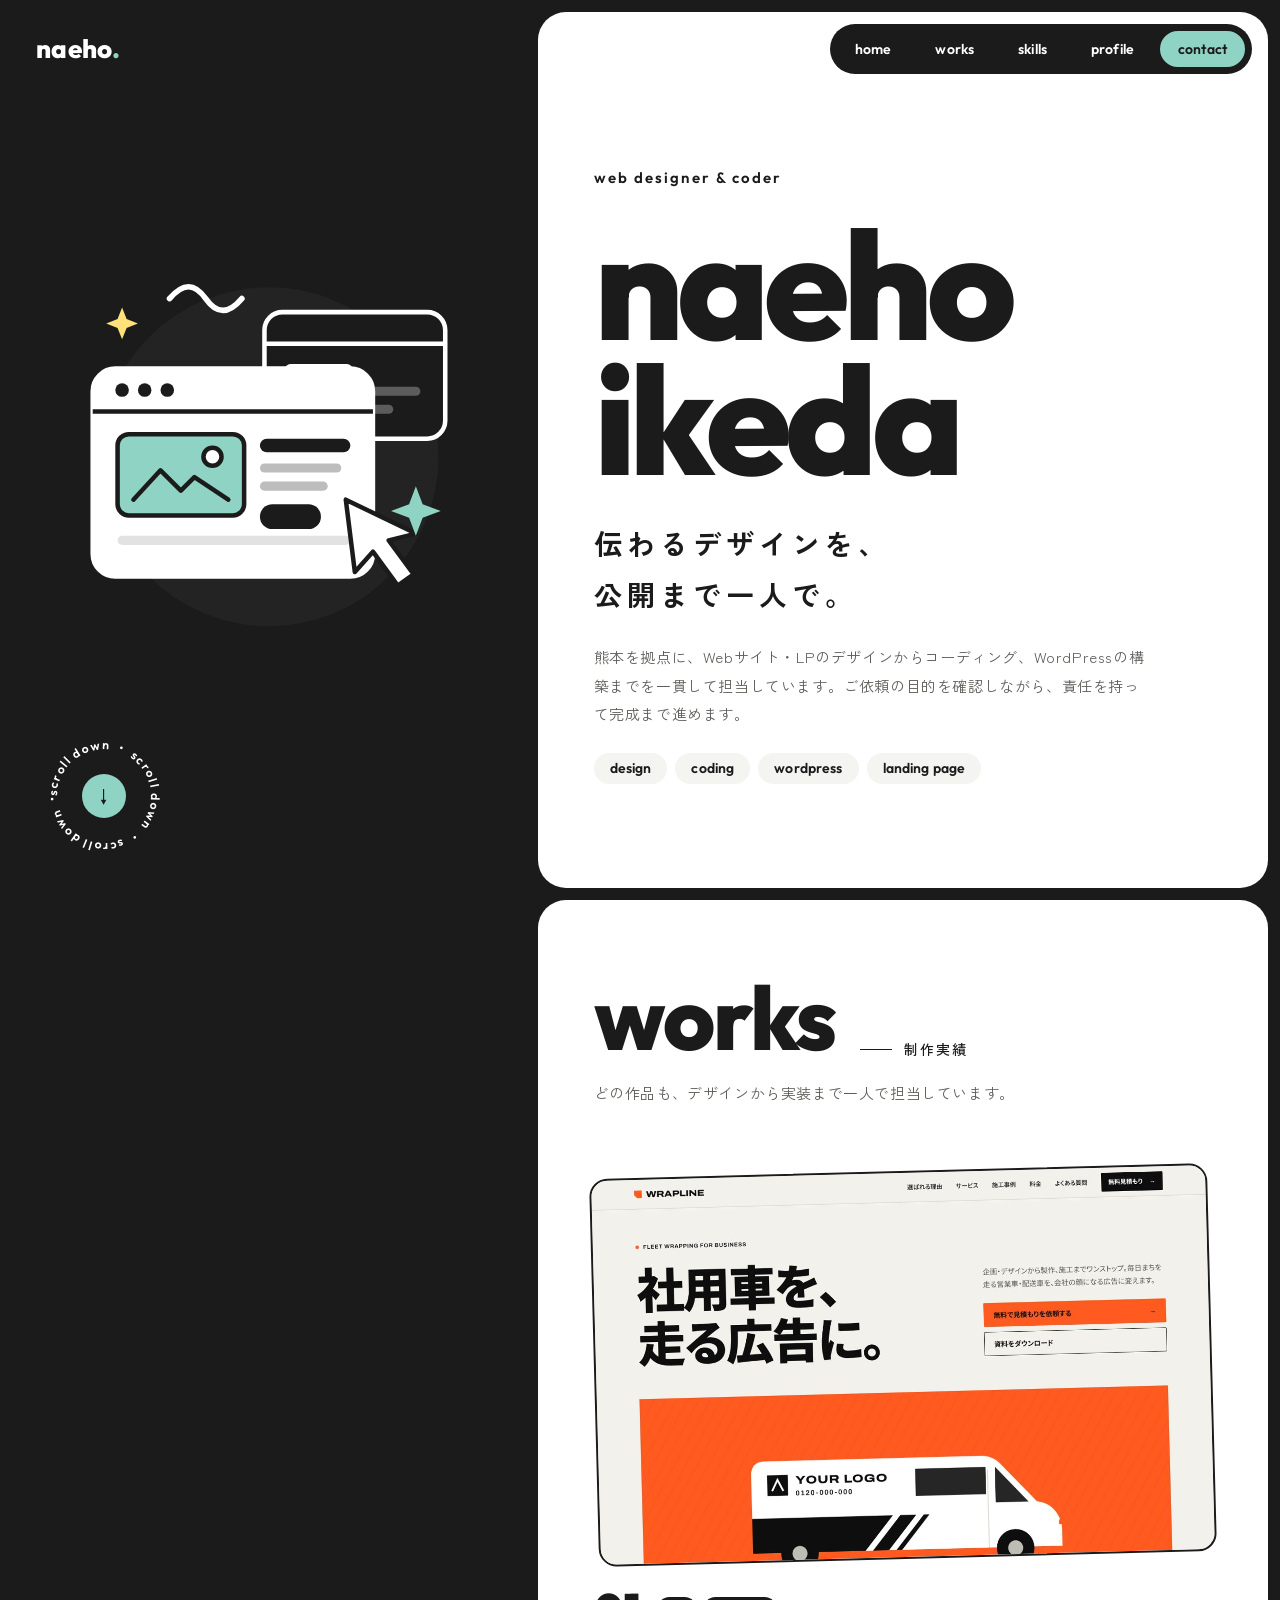
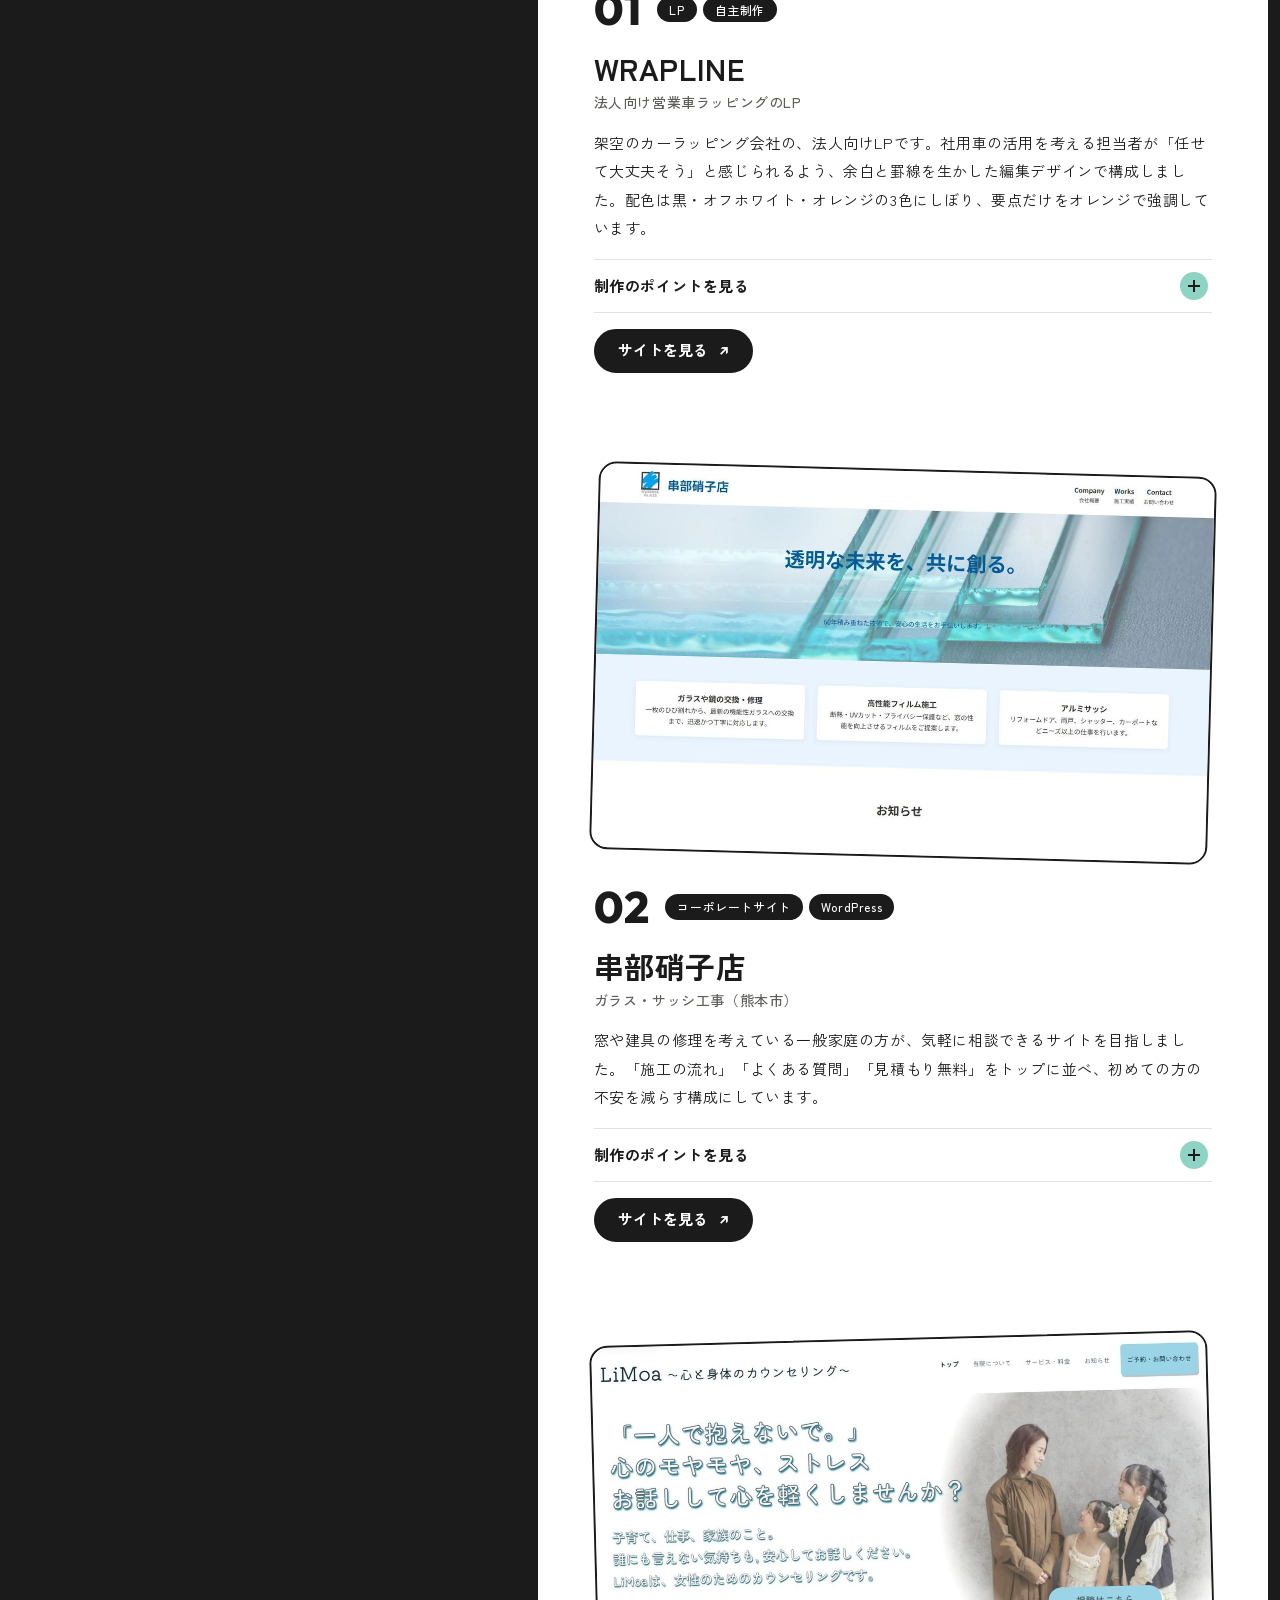
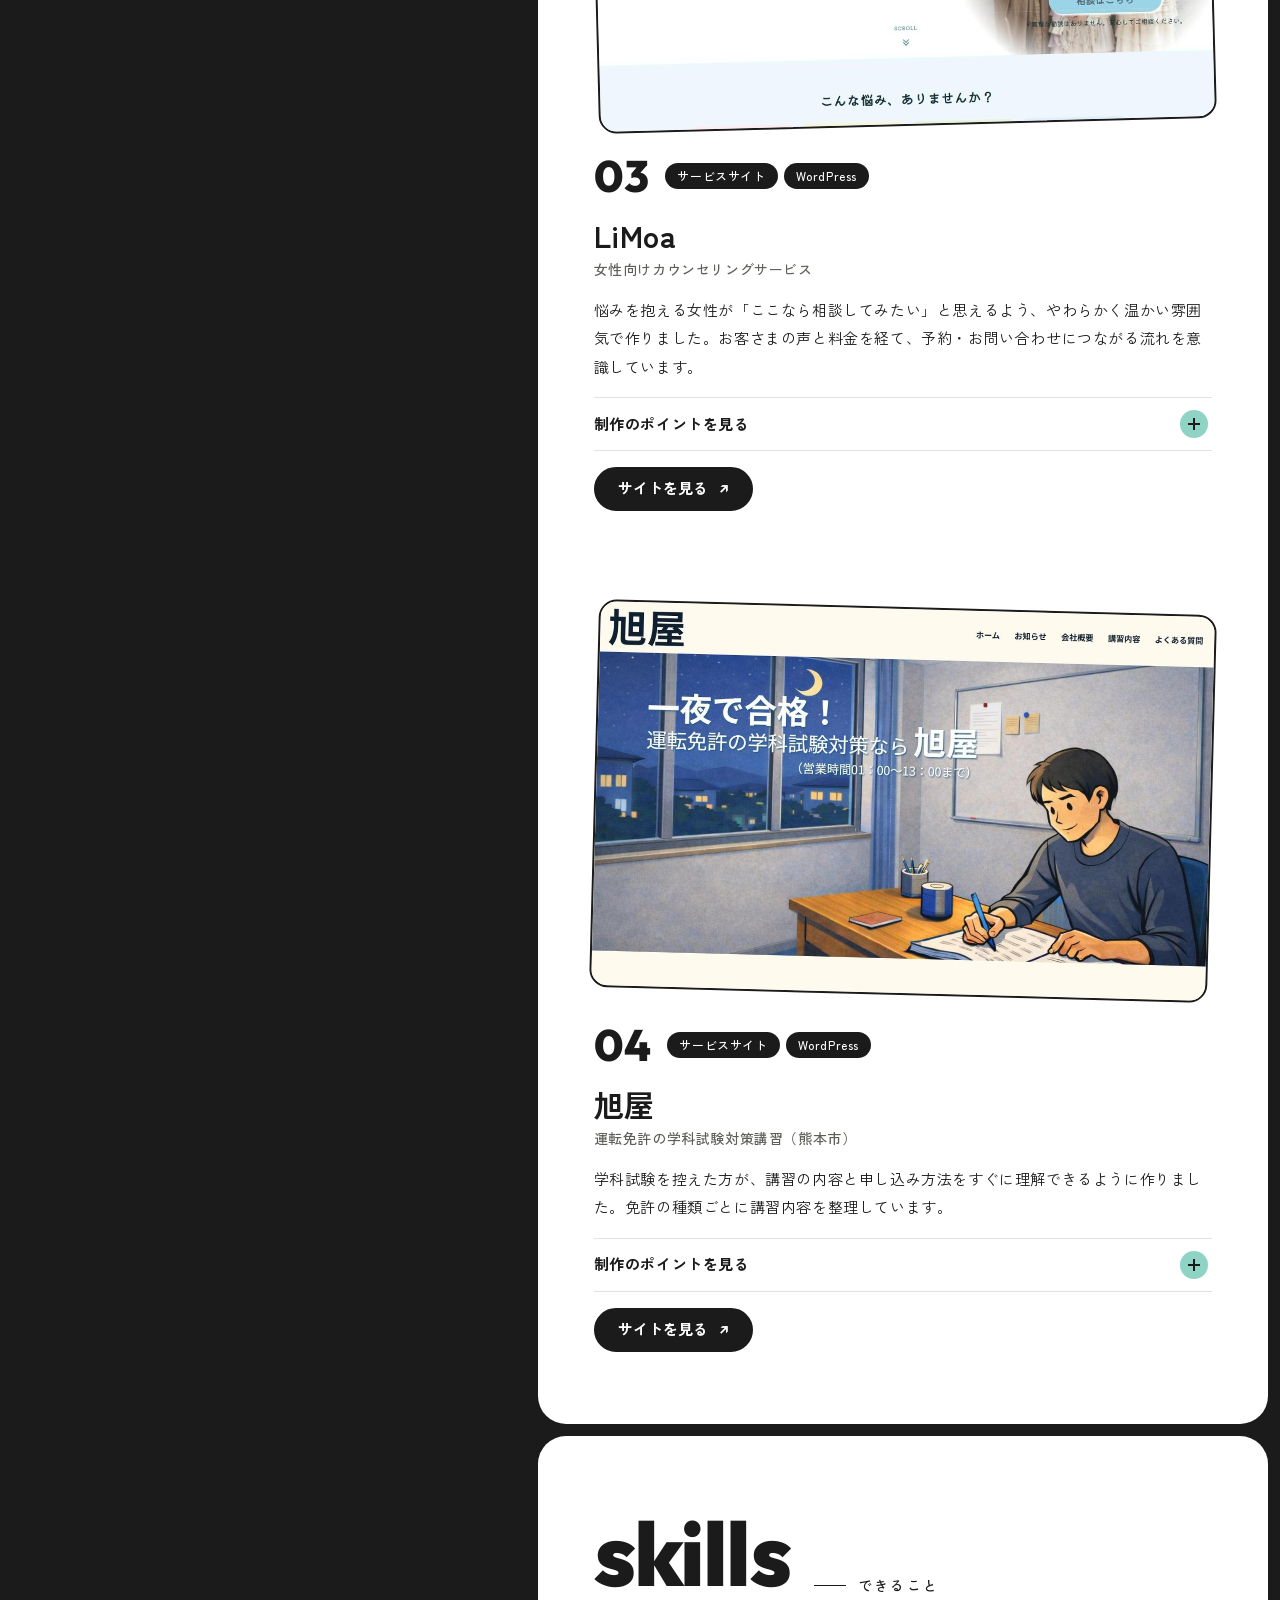
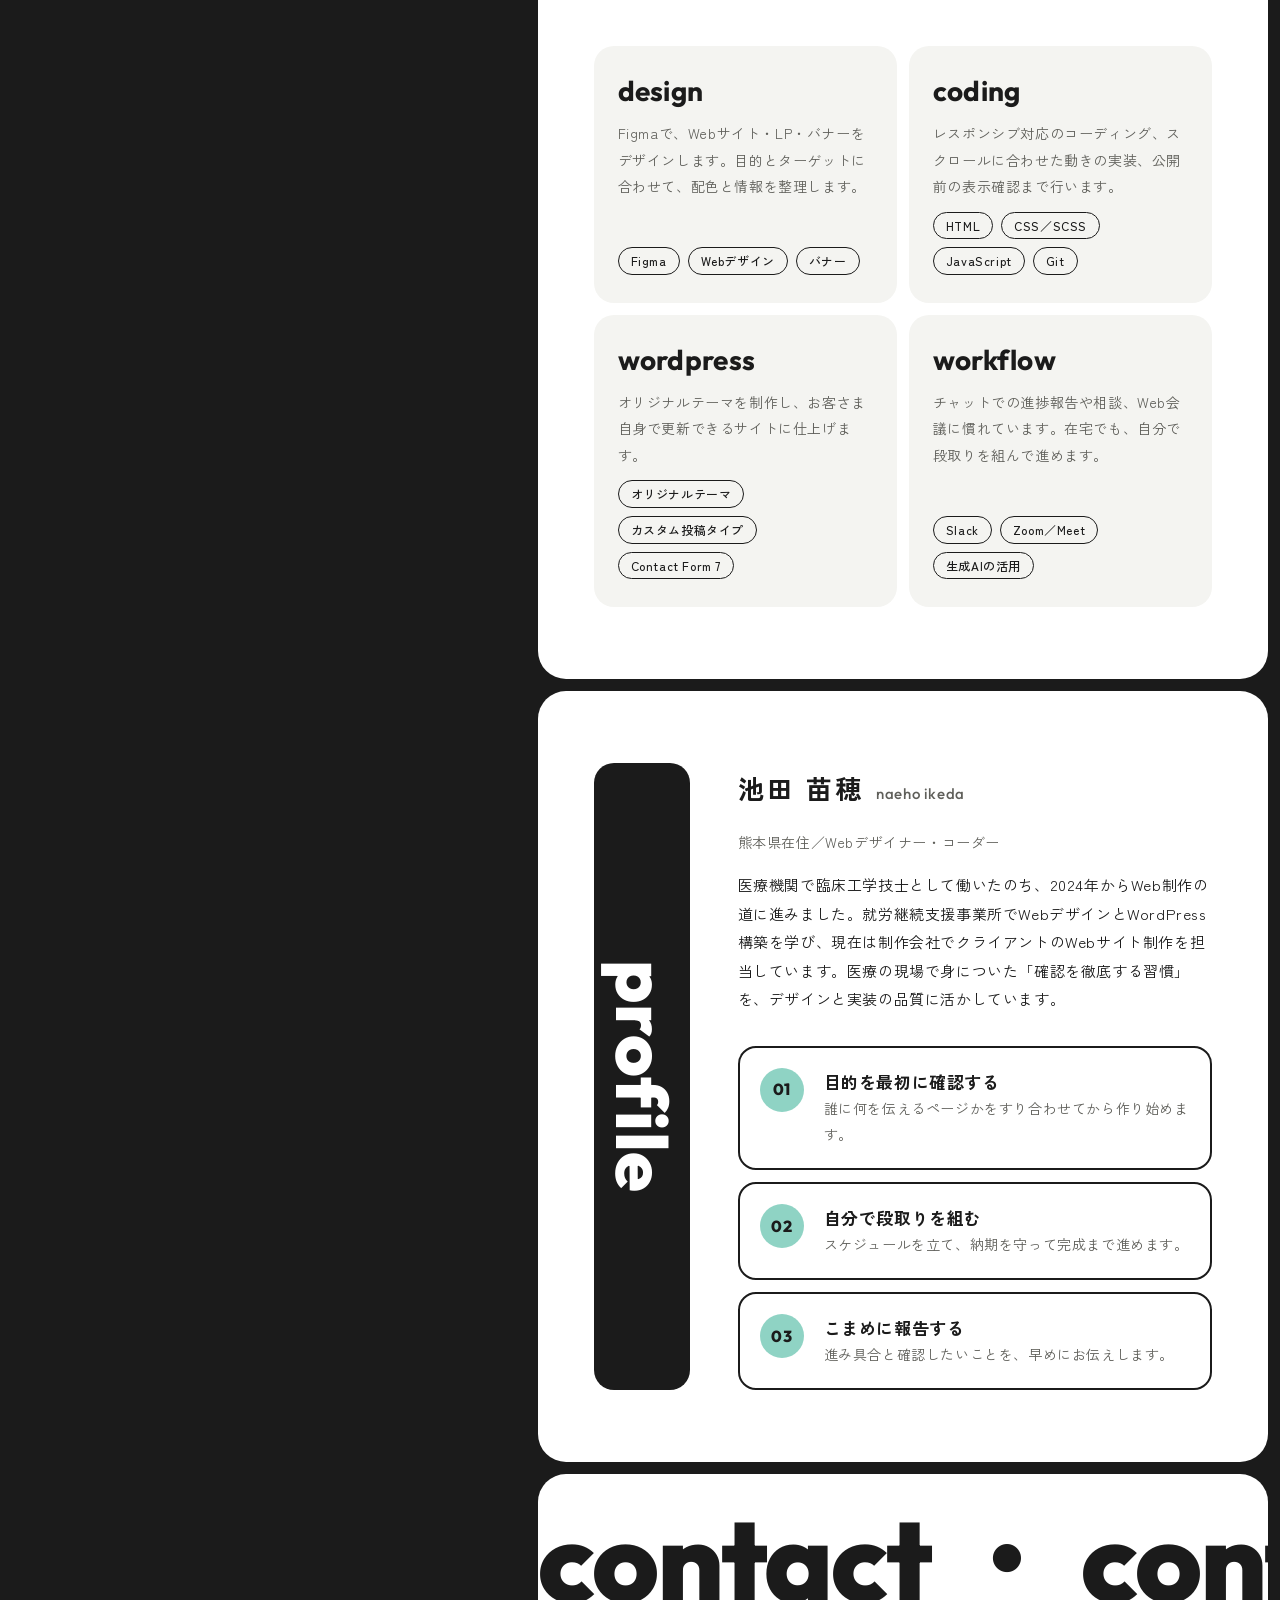
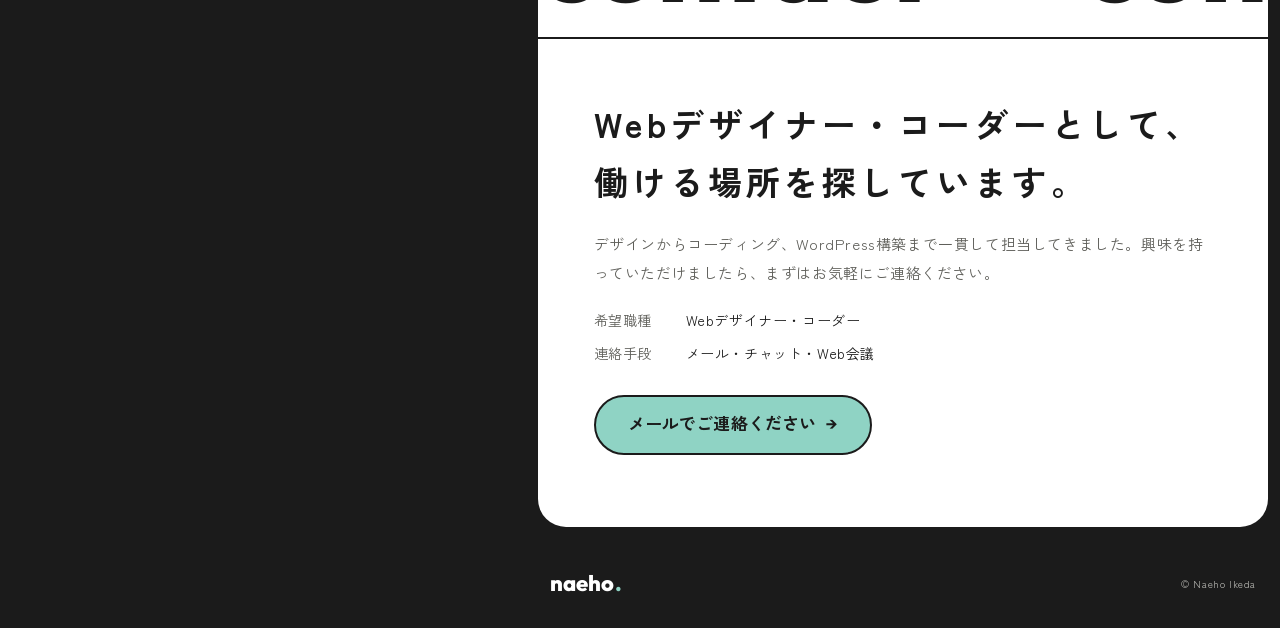
<file: index.html>
<!DOCTYPE html>
<html lang="ja">
<head>
  <meta charset="UTF-8">
  <script type="text/javascript">
    (function(c,l,a,r,i,t,y){
        c[a]=c[a]||function(){(c[a].q=c[a].q||[]).push(arguments)};
        t=l.createElement(r);t.async=1;t.src="https://www.clarity.ms/tag/"+i;
        y=l.getElementsByTagName(r)[0];y.parentNode.insertBefore(t,y);
    })(window, document, "clarity", "script", "z8lq1ge181");
  </script>
  <script async src="https://www.googletagmanager.com/gtm.js?id=GTM-P2P42923"></script>
  <script>
    window.dataLayer = window.dataLayer || [];
    function gtag(){dataLayer.push(arguments);}
    gtag('js', new Date());
  </script>
  <meta name="viewport" content="width=device-width, initial-scale=1">
  <title>naeho ikeda｜Webデザイナー・コーダー ポートフォリオ</title>
  <meta name="description" content="熊本のWebデザイナー・コーダー、池田苗穂のポートフォリオ。Webサイト・LPのデザインからコーディング、WordPress構築まで一貫して担当します。">
  <meta property="og:title" content="naeho ikeda｜Webデザイナー・コーダー ポートフォリオ">
  <meta property="og:description" content="Webサイト・LPのデザインからコーディング、WordPress構築まで一貫して担当します。">
  <meta property="og:type" content="website">
  <link rel="icon" href="img/favicon.svg" type="image/svg+xml">
  <script>
    // 動きを減らす設定でなければ、描画前に .js-anim を付けておく（ちらつき防止）
    if (!window.matchMedia('(prefers-reduced-motion: reduce)').matches) {
      document.documentElement.classList.add('js-anim');
    }
  </script>
  <link rel="preconnect" href="https://fonts.googleapis.com">
  <link rel="preconnect" href="https://fonts.gstatic.com" crossorigin>
  <link href="https://fonts.googleapis.com/css2?family=Outfit:wght@400;500;600;700;800&family=Zen+Kaku+Gothic+New:wght@400;500;700&display=swap" rel="stylesheet">
  <link rel="stylesheet" href="css/style.css">
</head>
<body>

  <!-- ===== Header（ロゴ＋丸いナビボタン） ===== -->
  <header class="header">
    <a href="#top" class="header__logo">naeho<span>.</span></a>

    <button class="menu-btn" type="button" aria-controls="global-nav" aria-expanded="false" aria-label="メニューを開く">
      <span class="menu-btn__bar"></span>
      <span class="menu-btn__bar"></span>
    </button>

    <nav class="nav" id="global-nav" aria-label="メニュー">
      <ul class="nav__list">
        <li><a href="#top" class="pill">home</a></li>
        <li><a href="#works" class="pill">works</a></li>
        <li><a href="#skills" class="pill">skills</a></li>
        <li><a href="#profile" class="pill">profile</a></li>
        <li><a href="#contact" class="pill pill--accent">contact</a></li>
      </ul>
    </nav>
  </header>

  <div class="layout">

    <!-- ===== 左：固定パネル（PC） / 上部ビジュアル（スマホ） ===== -->
    <aside class="stage" aria-label="メインビジュアル">
      <div class="stage__inner">
        <svg class="stage__illust" viewBox="0 0 400 400" role="img" aria-label="ブラウザの画面とカーソルのイラスト">
          <!-- 背景の丸 -->
          <circle cx="200" cy="206" r="150" fill="#232323"/>
          <!-- 後ろのウィンドウ -->
          <g class="illust-float illust-float--slow">
            <rect x="196" y="78" width="160" height="112" rx="16" fill="#1B1B1B" stroke="#FFFFFF" stroke-width="4"/>
            <path d="M196 106h160" stroke="#FFFFFF" stroke-width="4"/>
            <rect x="214" y="124" width="60" height="10" rx="5" fill="#FFFFFF"/>
            <rect x="214" y="144" width="120" height="8" rx="4" fill="#5C5C5C"/>
            <rect x="214" y="160" width="96" height="8" rx="4" fill="#5C5C5C"/>
          </g>
          <!-- 手前のウィンドウ -->
          <g class="illust-float">
            <rect x="44" y="128" width="248" height="184" rx="20" fill="#FFFFFF" stroke="#FFFFFF" stroke-width="4"/>
            <path d="M44 166h248" stroke="#1B1B1B" stroke-width="4"/>
            <circle cx="70" cy="147" r="6" fill="#1B1B1B"/>
            <circle cx="90" cy="147" r="6" fill="#1B1B1B"/>
            <circle cx="110" cy="147" r="6" fill="#1B1B1B"/>
            <rect x="66" y="186" width="112" height="72" rx="10" fill="#8FD3C4" stroke="#1B1B1B" stroke-width="4"/>
            <path d="M80 244l24-26 18 18 12-12 30 20" fill="none" stroke="#1B1B1B" stroke-width="4" stroke-linejoin="round" stroke-linecap="round"/>
            <circle cx="150" cy="206" r="8" fill="#FFFFFF" stroke="#1B1B1B" stroke-width="4"/>
            <rect x="192" y="190" width="80" height="12" rx="6" fill="#1B1B1B"/>
            <rect x="192" y="212" width="72" height="8" rx="4" fill="#BDBDBD"/>
            <rect x="192" y="228" width="60" height="8" rx="4" fill="#BDBDBD"/>
            <rect x="192" y="248" width="54" height="22" rx="11" fill="#1B1B1B"/>
            <rect x="66" y="276" width="206" height="8" rx="4" fill="#E2E2E2"/>
          </g>
          <!-- カーソル -->
          <g class="illust-cursor">
            <path d="M268 244l8 64 16-18 22 30 14-10-22-30 24-6z" fill="#FFFFFF" stroke="#1B1B1B" stroke-width="4" stroke-linejoin="round"/>
          </g>
          <!-- きらきら -->
          <path class="illust-twinkle" d="M330 232l6 16 16 6-16 6-6 16-6-16-16-6 16-6z" fill="#8FD3C4"/>
          <path class="illust-twinkle illust-twinkle--late" d="M70 74l4 10 10 4-10 4-4 10-4-10-10-4 10-4z" fill="#FFE27A"/>
          <!-- 波線 -->
          <path d="M112 66c12-14 22-14 32 0s20 14 32 0" fill="none" stroke="#FFFFFF" stroke-width="5" stroke-linecap="round"/>
        </svg>

        <!-- 回る丸い文字 -->
        <a href="#works" class="badge" aria-label="作品一覧へスクロール">
          <svg class="badge__text" viewBox="0 0 120 120" aria-hidden="true">
            <defs><path id="badge-circle" d="M60 60m-44 0a44 44 0 1 1 88 0a44 44 0 1 1-88 0"/></defs>
            <text><textPath href="#badge-circle">scroll down ・ scroll down ・ scroll down ・</textPath></text>
          </svg>
          <span class="badge__arrow" aria-hidden="true">↓</span>
        </a>
      </div>
    </aside>

    <!-- ===== 右：スクロールするパネル ===== -->
    <main class="panels" id="top">

      <!-- Hero -->
      <section class="panel hero" aria-labelledby="hero-title">
        <p class="hero__role">web designer &amp; coder</p>
        <h1 class="hero__name" id="hero-title">naeho<br>ikeda</h1>
        <p class="hero__catch">伝わるデザインを、<br>公開まで一人で。</p>
        <p class="hero__lead">熊本を拠点に、Webサイト・LPのデザインからコーディング、WordPressの構築までを一貫して担当しています。ご依頼の目的を確認しながら、責任を持って完成まで進めます。</p>
        <ul class="hero__tags" aria-label="対応できること">
          <li>design</li><li>coding</li><li>wordpress</li><li>landing page</li>
        </ul>
      </section>

      <!-- Works -->
      <section class="panel" id="works" aria-labelledby="works-title">
        <div class="head">
          <h2 class="head__en" id="works-title">works</h2>
          <p class="head__ja">制作実績</p>
        </div>
        <p class="panel__lead">どの作品も、デザインから実装まで一人で担当しています。</p>

        <div class="works">

          <!-- 01 WRAPLINE -->
          <article class="work" data-reveal>
            <a href="works/wrapline/" class="work__thumb" target="_blank" rel="noopener">
              <img src="img/works/wrapline.jpg?v=20261104" alt="WRAPLINE LPのファーストビュー" width="1200" height="750" loading="lazy">
            </a>
            <div class="work__body">
              <div class="work__meta">
                <span class="work__num">01</span>
                <ul class="work__tags"><li>LP</li><li>自主制作</li></ul>
              </div>
              <h3 class="work__title">WRAPLINE<span>法人向け営業車ラッピングのLP</span></h3>
              <p class="work__text">架空のカーラッピング会社の、法人向けLPです。社用車の活用を考える担当者が「任せて大丈夫そう」と感じられるよう、余白と罫線を生かした編集デザインで構成しました。配色は黒・オフホワイト・オレンジの3色にしぼり、要点だけをオレンジで強調しています。</p>
              <details class="work__detail">
                <summary>制作のポイントを見る</summary>
                <ul class="points">
                  <li>慣性スクロールと控えめなパララックス、スクロールに合わせて要素が現れる演出で、読み進める心地よさを意識しました。動きを減らす設定の環境では、演出を止めています。</li>
                  <li>スマホでは、ヘッダーのボタンが見えない間だけ問い合わせボタンを画面下に表示し、フォームまで来たら消えるようにしました。</li>
                  <li>「ご依頼の流れ」は、ゴールに向かう番号つきの1本線で表現しました。</li>
                  <li>人気プランの価格を大きく、オレンジで見せて、比べやすくしています。</li>
                </ul>
                <dl class="spec">
                  <div><dt>担当</dt><dd>企画・デザイン・コーディング</dd></div>
                  <div><dt>使用技術</dt><dd>HTML／SCSS（BEM）／JavaScript／Lenis／Rellax</dd></div>
                  <div><dt>期間</dt><dd>１日</dd></div>
                </dl>
              </details>
              <a href="works/wrapline/" class="pill pill--dark" target="_blank" rel="noopener">サイトを見る<span aria-hidden="true">↗</span></a>
            </div>
          </article>

          <!-- 02 串部硝子店 -->
          <article class="work" data-reveal>
            <a href="https://kushibe-glass.com" class="work__thumb" target="_blank" rel="noopener">
              <img src="img/works/kushibe.jpg?v=20261104" alt="串部硝子店サイトのトップページ" width="1200" height="750" loading="lazy">
            </a>
            <div class="work__body">
              <div class="work__meta">
                <span class="work__num">02</span>
                <ul class="work__tags"><li>コーポレートサイト</li><li>WordPress</li></ul>
              </div>
              <h3 class="work__title">串部硝子店<span>ガラス・サッシ工事（熊本市）</span></h3>
              <p class="work__text">窓や建具の修理を考えている一般家庭の方が、気軽に相談できるサイトを目指しました。「施工の流れ」「よくある質問」「見積もり無料」をトップに並べ、初めての方の不安を減らす構成にしています。</p>
              <details class="work__detail">
                <summary>制作のポイントを見る</summary>
                <ul class="points">
                  <li>施工実績とお知らせは、お客さま自身で更新できるようにしました。</li>
                  <li>電話とフォーム、どちらからでも相談しやすいよう、問い合わせ先をページの各所に置いています。</li>
                </ul>
                <dl class="spec">
                  <div><dt>担当</dt><dd>デザイン・コーディング・WordPress構築</dd></div>
                  <div><dt>使用技術</dt><dd>Figma／HTML／SCSS／JavaScript／WordPress</dd></div>
                  <div><dt>期間</dt><dd>約1週間</dd></div>
                </dl>
              </details>
              <a href="https://kushibe-glass.com" class="pill pill--dark" target="_blank" rel="noopener">サイトを見る<span aria-hidden="true">↗</span></a>
            </div>
          </article>

          <!-- 03 LiMoa -->
          <article class="work" data-reveal>
            <a href="https://limoa.net/" class="work__thumb" target="_blank" rel="noopener">
              <img src="img/works/limoa.jpg?v=20261104" alt="LiMoaサイトのトップページ" width="1200" height="750" loading="lazy">
            </a>
            <div class="work__body">
              <div class="work__meta">
                <span class="work__num">03</span>
                <ul class="work__tags"><li>サービスサイト</li><li>WordPress</li></ul>
              </div>
              <h3 class="work__title">LiMoa<span>女性向けカウンセリングサービス</span></h3>
              <p class="work__text">悩みを抱える女性が「ここなら相談してみたい」と思えるよう、やわらかく温かい雰囲気で作りました。お客さまの声と料金を経て、予約・お問い合わせにつながる流れを意識しています。</p>
              <details class="work__detail">
                <summary>制作のポイントを見る</summary>
                <ul class="points">
                  <li>悩みの種類をアイコンで分けて、自分に当てはまる相談内容を見つけやすくしました。</li>
                  <li>コラムや講座の募集は、お知らせとして更新できるようにしています。</li>
                </ul>
                <dl class="spec">
                  <div><dt>担当</dt><dd>デザイン・コーディング・WordPress構築</dd></div>
                  <div><dt>使用技術</dt><dd>Figma／HTML／SCSS／JavaScript／WordPress</dd></div>
                  <div><dt>期間</dt><dd>約2週間</dd></div>
                </dl>
              </details>
              <a href="https://limoa.net/" class="pill pill--dark" target="_blank" rel="noopener">サイトを見る<span aria-hidden="true">↗</span></a>
            </div>
          </article>

          <!-- 04 旭屋 -->
          <article class="work" data-reveal>
            <a href="https://advance-asahiya.com/" class="work__thumb" target="_blank" rel="noopener">
              <img src="img/works/asahiya.jpg?v=20261104" alt="旭屋サイトのトップページ" width="1200" height="750" loading="lazy">
            </a>
            <div class="work__body">
              <div class="work__meta">
                <span class="work__num">04</span>
                <ul class="work__tags"><li>サービスサイト</li><li>WordPress</li></ul>
              </div>
              <h3 class="work__title">旭屋<span>運転免許の学科試験対策講習（熊本市）</span></h3>
              <p class="work__text">学科試験を控えた方が、講習の内容と申し込み方法をすぐに理解できるように作りました。免許の種類ごとに講習内容を整理しています。</p>
              <details class="work__detail">
                <summary>制作のポイントを見る</summary>
                <ul class="points">
                  <li>よくある質問で、試験の予約方法などの疑問に先回りして答えています。</li>
                  <li>問い合わせフォームと、外部の予約フォームへの導線を分かりやすく配置しました。</li>
                </ul>
                <dl class="spec">
                  <div><dt>担当</dt><dd>デザイン・コーディング・WordPress構築</dd></div>
                  <div><dt>使用技術</dt><dd>Figma／HTML／SCSS／JavaScript／WordPress</dd></div>
                  <div><dt>期間</dt><dd>約1週間</dd></div>
                </dl>
              </details>
              <a href="https://advance-asahiya.com/" class="pill pill--dark" target="_blank" rel="noopener">サイトを見る<span aria-hidden="true">↗</span></a>
            </div>
          </article>
        </div>
      </section>

      <!-- Skills -->
      <section class="panel" id="skills" aria-labelledby="skills-title">
        <div class="head">
          <h2 class="head__en" id="skills-title">skills</h2>
          <p class="head__ja">できること</p>
        </div>
        <div class="skills">
          <div class="skill" data-reveal>
            <h3 class="skill__title">design</h3>
            <p class="skill__text">Figmaで、Webサイト・LP・バナーをデザインします。目的とターゲットに合わせて、配色と情報を整理します。</p>
            <ul class="chips"><li>Figma</li><li>Webデザイン</li><li>バナー</li></ul>
          </div>
          <div class="skill" data-reveal>
            <h3 class="skill__title">coding</h3>
            <p class="skill__text">レスポンシブ対応のコーディング、スクロールに合わせた動きの実装、公開前の表示確認まで行います。</p>
            <ul class="chips"><li>HTML</li><li>CSS／SCSS</li><li>JavaScript</li><li>Git</li></ul>
          </div>
          <div class="skill" data-reveal>
            <h3 class="skill__title">wordpress</h3>
            <p class="skill__text">オリジナルテーマを制作し、お客さま自身で更新できるサイトに仕上げます。</p>
            <ul class="chips"><li>オリジナルテーマ</li><li>カスタム投稿タイプ</li><li>Contact Form 7</li></ul>
          </div>
          <div class="skill" data-reveal>
            <h3 class="skill__title">workflow</h3>
            <p class="skill__text">チャットでの進捗報告や相談、Web会議に慣れています。在宅でも、自分で段取りを組んで進めます。</p>
            <ul class="chips"><li>Slack</li><li>Zoom／Meet</li><li>生成AIの活用</li></ul>
          </div>
        </div>
      </section>

      <!-- Profile -->
      <section class="panel profile" id="profile" aria-labelledby="profile-title">
        <h2 class="profile__vertical" id="profile-title">profile</h2>
        <div class="profile__body">
          <p class="profile__name">池田 苗穂<span>naeho ikeda</span></p>
          <p class="profile__place">熊本県在住／Webデザイナー・コーダー</p>
          <p class="profile__text">医療機関で臨床工学技士として働いたのち、2024年からWeb制作の道に進みました。就労継続支援事業所でWebデザインとWordPress構築を学び、現在は制作会社でクライアントのWebサイト制作を担当しています。医療の現場で身についた「確認を徹底する習慣」を、デザインと実装の品質に活かしています。</p>
          <ol class="values">
            <li data-reveal><span class="values__num">01</span><div><h3>目的を最初に確認する</h3><p>誰に何を伝えるページかをすり合わせてから作り始めます。</p></div></li>
            <li data-reveal><span class="values__num">02</span><div><h3>自分で段取りを組む</h3><p>スケジュールを立て、納期を守って完成まで進めます。</p></div></li>
            <li data-reveal><span class="values__num">03</span><div><h3>こまめに報告する</h3><p>進み具合と確認したいことを、早めにお伝えします。</p></div></li>
          </ol>
        </div>
      </section>

      <!-- Contact -->
      <section class="panel contact" id="contact" aria-labelledby="contact-title">
        <div class="marquee" aria-hidden="true">
          <div class="marquee__track">
            <span>contact ・ contact ・ contact ・ contact ・ </span>
            <span>contact ・ contact ・ contact ・ contact ・ </span>
          </div>
        </div>
        <div class="contact__body">
          <h2 class="contact__title" id="contact-title">Webデザイナー・コーダーとして、<br>働ける場所を探しています。</h2>
          <p class="contact__text">デザインからコーディング、WordPress構築まで一貫して担当してきました。興味を持っていただけましたら、まずはお気軽にご連絡ください。</p>
          <dl class="contact__info">
            <div><dt>希望職種</dt><dd>Webデザイナー・コーダー</dd></div>
            <div><dt>連絡手段</dt><dd>メール・チャット・Web会議</dd></div>
          </dl>
          <!-- ↓ mailto: のあとを、公開してよいメールアドレスに書き換えてください -->
          <a href="mailto:i.nyume0714@gmail.com" class="pill pill--accent pill--lg">メールでご連絡ください<span aria-hidden="true">→</span></a>
        </div>
      </section>

      <footer class="footer">
        <p class="footer__logo">naeho<span>.</span></p>
        <small>&copy; Naeho Ikeda</small>
      </footer>
    </main>
  </div>

  <script src="js/main.js"></script>
</body>
</html>
</file>
<file: css/style.css>
*,
*::before,
*::after {
  box-sizing: border-box;
}

html {
  scroll-behavior: smooth;
  -webkit-text-size-adjust: 100%;
}

@media (prefers-reduced-motion: reduce) {
  html {
    scroll-behavior: auto;
  }
  *,
  *::before,
  *::after {
    animation: none !important;
    transition: none !important;
  }
}
body {
  margin: 0;
  font-family: "Zen Kaku Gothic New", "Hiragino Kaku Gothic ProN", "Yu Gothic", sans-serif;
  font-size: 15px;
  line-height: 1.9;
  letter-spacing: 0.04em;
  color: #1b1b1b;
  background: #1b1b1b;
  -webkit-font-smoothing: antialiased;
}

h1,
h2,
h3,
p,
ul,
ol,
dl,
dd {
  margin: 0;
}

ul,
ol {
  padding: 0;
  list-style: none;
}

img,
svg {
  display: block;
  max-width: 100%;
  height: auto;
}

a {
  color: inherit;
}

button {
  font: inherit;
  color: inherit;
}

:focus-visible {
  outline: 3px solid #8fd3c4;
  outline-offset: 3px;
}

body.is-menu-open {
  overflow: hidden;
}

.pill {
  font-family: "Outfit", "Zen Kaku Gothic New", "Hiragino Kaku Gothic ProN", "Yu Gothic", sans-serif;
  font-weight: 600;
  letter-spacing: 0.01em;
  display: inline-flex;
  align-items: center;
  justify-content: center;
  gap: 10px;
  min-height: 44px;
  padding: 8px 22px;
  border: 2px solid #1b1b1b;
  border-radius: 999px;
  background: #ffffff;
  color: #1b1b1b;
  font-size: 15px;
  line-height: 1.2;
  text-decoration: none;
  transition: background-color 0.2s, color 0.2s, transform 0.2s;
}
.pill:hover {
  background: #1b1b1b;
  color: #ffffff;
}
.pill--dark {
  background: #1b1b1b;
  color: #ffffff;
}
.pill--dark:hover {
  background: #8fd3c4;
  color: #1b1b1b;
}
.pill--accent {
  background: #8fd3c4;
  border-color: #1b1b1b;
  color: #1b1b1b;
}
.pill--accent:hover {
  background: #1b1b1b;
  color: #ffffff;
}
.pill--lg {
  min-height: 60px;
  padding: 14px 32px;
  font-size: 17px;
}

.panel {
  position: relative;
  padding: 48px 24px;
  border-radius: 28px;
  background: #ffffff;
}
@media (min-width: 768px) {
  .panel {
    padding: 72px 56px;
  }
}
.panel__lead {
  margin-top: 16px;
  color: #5f5f5a;
}

.head {
  display: flex;
  flex-wrap: wrap;
  align-items: baseline;
  gap: 8px 24px;
}
.head__en {
  font-family: "Outfit", "Zen Kaku Gothic New", "Hiragino Kaku Gothic ProN", "Yu Gothic", sans-serif;
  font-weight: 800;
  letter-spacing: 0.01em;
  font-size: clamp(52px, 7vw, 96px);
  line-height: 1;
  letter-spacing: -0.02em;
}
.head__ja {
  display: flex;
  align-items: center;
  gap: 12px;
  font-size: 14px;
  font-weight: 500;
  letter-spacing: 0.16em;
}
.head__ja::before {
  content: "";
  width: 32px;
  height: 1px;
  background: currentColor;
}

.chips {
  display: flex;
  flex-wrap: wrap;
  gap: 8px;
}
.chips li {
  padding: 2px 12px;
  border: 1px solid #1b1b1b;
  border-radius: 999px;
  font-size: 12px;
  font-weight: 500;
  line-height: 1.8;
}

@media (min-width: 1000px) {
  .layout {
    display: grid;
    grid-template-columns: minmax(0, 42fr) minmax(0, 58fr);
  }
}

.stage {
  position: relative;
  height: 82svh;
  min-height: 520px;
  padding: 72px 12px 12px;
}
@media (min-width: 1000px) {
  .stage {
    position: sticky;
    top: 0;
    height: 100vh;
    min-height: 0;
    padding: 12px;
  }
}
.stage__inner {
  position: relative;
  display: grid;
  place-items: center;
  height: 100%;
}
.stage__illust {
  width: min(88%, 520px);
}

.badge {
  position: absolute;
  right: 12px;
  bottom: 12px;
  display: grid;
  place-items: center;
  width: 112px;
  height: 112px;
  color: #ffffff;
  text-decoration: none;
}
@media (min-width: 1000px) {
  .badge {
    right: auto;
    left: 28px;
    bottom: 28px;
    width: 128px;
    height: 128px;
  }
}
.badge__text {
  position: absolute;
  inset: 0;
  width: 100%;
  height: 100%;
  animation: spin 18s linear infinite;
}
.badge__text text {
  font-family: "Outfit", "Zen Kaku Gothic New", "Hiragino Kaku Gothic ProN", "Yu Gothic", sans-serif;
  font-weight: 600;
  letter-spacing: 0.01em;
  font-size: 11.5px;
  letter-spacing: 0.14em;
  fill: currentColor;
}
.badge__arrow {
  display: grid;
  place-items: center;
  width: 44px;
  height: 44px;
  border-radius: 50%;
  background: #8fd3c4;
  color: #1b1b1b;
  font-size: 18px;
  font-weight: 700;
  transition: transform 0.2s;
}
.badge:hover .badge__arrow {
  transform: translateY(3px);
}

@keyframes spin {
  to {
    transform: rotate(360deg);
  }
}
.illust-float,
.illust-cursor,
.illust-twinkle {
  transform-box: fill-box;
  transform-origin: center;
}

.illust-float {
  animation: float 6s ease-in-out infinite;
}
.illust-float--slow {
  animation-duration: 8s;
  animation-delay: -2s;
}

.illust-cursor {
  animation: cursor 5s ease-in-out infinite;
}

.illust-twinkle {
  animation: twinkle 3s ease-in-out infinite;
}
.illust-twinkle--late {
  animation-delay: -1.5s;
}

@keyframes float {
  50% {
    transform: translateY(-8px);
  }
}
@keyframes cursor {
  50% {
    transform: translate(-10px, -6px);
  }
}
@keyframes twinkle {
  50% {
    transform: scale(0.6) rotate(20deg);
    opacity: 0.6;
  }
}
.panels {
  display: flex;
  flex-direction: column;
  gap: 12px;
  padding: 0 12px 12px;
}
@media (min-width: 1000px) {
  .panels {
    padding: 12px 12px 12px 0;
  }
}

.footer {
  display: flex;
  align-items: center;
  justify-content: space-between;
  padding: 24px 12px 12px;
  color: #bdbdb8;
  font-size: 12px;
}
.footer__logo {
  font-family: "Outfit", "Zen Kaku Gothic New", "Hiragino Kaku Gothic ProN", "Yu Gothic", sans-serif;
  font-weight: 800;
  letter-spacing: 0.01em;
  font-size: 22px;
  color: #ffffff;
}
.footer__logo span {
  color: #8fd3c4;
}

.header {
  position: fixed;
  inset: 0 0 auto 0;
  z-index: 100;
  display: flex;
  align-items: center;
  justify-content: space-between;
  min-height: 64px;
  padding: 10px 16px 10px 24px;
  background: #1b1b1b;
}
@media (min-width: 1000px) {
  .header {
    inset: 0 0 auto 0;
    padding: 24px 28px 0 36px;
    background: none;
    pointer-events: none;
  }
}
.header__logo {
  font-family: "Outfit", "Zen Kaku Gothic New", "Hiragino Kaku Gothic ProN", "Yu Gothic", sans-serif;
  font-weight: 800;
  letter-spacing: 0.01em;
  position: relative;
  z-index: 2;
  font-size: 26px;
  line-height: 1;
  color: #ffffff;
  text-decoration: none;
  pointer-events: auto;
}
.header__logo span {
  color: #8fd3c4;
}

.menu-btn {
  position: relative;
  z-index: 2;
  display: flex;
  flex-direction: column;
  justify-content: center;
  gap: 7px;
  width: 48px;
  height: 48px;
  padding: 0 13px;
  border: 0;
  border-radius: 50%;
  background: #ffffff;
  cursor: pointer;
}
@media (min-width: 1000px) {
  .menu-btn {
    display: none;
  }
}
.menu-btn__bar {
  display: block;
  height: 2px;
  background: #1b1b1b;
  transition: transform 0.3s;
}
.menu-btn[aria-expanded=true] .menu-btn__bar:nth-child(1) {
  transform: translateY(4.5px) rotate(45deg);
}
.menu-btn[aria-expanded=true] .menu-btn__bar:nth-child(2) {
  transform: translateY(-4.5px) rotate(-45deg);
}

@media (max-width: 999.98px) {
  .nav {
    position: fixed;
    inset: 0;
    display: grid;
    place-items: center;
    background: #1b1b1b;
    visibility: hidden;
    opacity: 0;
    transition: opacity 0.25s, visibility 0.25s;
  }
  .nav.is-open {
    visibility: visible;
    opacity: 1;
  }
}
@media (min-width: 1000px) {
  .nav {
    pointer-events: auto;
  }
}
.nav__list {
  display: flex;
  flex-direction: column;
  align-items: center;
  gap: 14px;
}
.nav__list .pill {
  min-width: 220px;
  min-height: 60px;
  font-size: 22px;
}
@media (min-width: 1000px) {
  .nav__list {
    flex-direction: row;
    gap: 4px;
    padding: 5px;
    border-radius: 999px;
    background: #1b1b1b;
  }
  .nav__list .pill {
    min-width: 0;
    min-height: 40px;
    padding: 6px 18px;
    border-color: #1b1b1b;
    background: #1b1b1b;
    color: #ffffff;
    font-size: 14px;
  }
  .nav__list .pill:hover {
    background: #ffffff;
    color: #1b1b1b;
  }
  .nav__list .pill--accent {
    background: #8fd3c4;
    color: #1b1b1b;
  }
}

.hero {
  display: flex;
  flex-direction: column;
  justify-content: center;
  gap: 24px;
}
@media (min-width: 1000px) {
  .hero {
    min-height: calc(100vh - 24px);
    padding-top: 120px;
  }
}
.hero__role {
  font-family: "Outfit", "Zen Kaku Gothic New", "Hiragino Kaku Gothic ProN", "Yu Gothic", sans-serif;
  font-weight: 600;
  letter-spacing: 0.01em;
  font-size: 15px;
  letter-spacing: 0.14em;
}
.hero__name {
  font-family: "Outfit", "Zen Kaku Gothic New", "Hiragino Kaku Gothic ProN", "Yu Gothic", sans-serif;
  font-weight: 800;
  letter-spacing: 0.01em;
  font-size: clamp(76px, 12vw, 168px);
  line-height: 0.88;
  letter-spacing: -0.04em;
}
.hero__catch {
  margin-top: 8px;
  font-size: clamp(20px, 2.2vw, 28px);
  font-weight: 700;
  line-height: 1.8;
  letter-spacing: 0.18em;
}
.hero__lead {
  max-width: 560px;
  color: #5f5f5a;
}
.hero__tags {
  display: flex;
  flex-wrap: wrap;
  gap: 8px;
}
.hero__tags li {
  font-family: "Outfit", "Zen Kaku Gothic New", "Hiragino Kaku Gothic ProN", "Yu Gothic", sans-serif;
  font-weight: 600;
  letter-spacing: 0.01em;
  padding: 6px 16px;
  border-radius: 999px;
  background: #f4f4f1;
  font-size: 14px;
  line-height: 1.4;
}

.works {
  display: flex;
  flex-direction: column;
  gap: 72px;
  margin-top: 48px;
}
@media (min-width: 768px) {
  .works {
    gap: 96px;
    margin-top: 64px;
  }
}

.work {
  display: grid;
  gap: 28px;
}
.work__thumb {
  display: block;
  overflow: hidden;
  border: 2px solid #1b1b1b;
  border-radius: 18px;
  background: #f4f4f1;
  transform: rotate(-1.5deg);
  transition: transform 0.35s cubic-bezier(0.2, 0.8, 0.2, 1), box-shadow 0.35s;
}
.work__thumb img {
  width: 100%;
  aspect-ratio: 16/10;
  object-fit: cover;
  object-position: top;
}
.work__thumb:hover {
  transform: rotate(0) translateY(-6px);
  box-shadow: 0 12px 0 #1b1b1b;
}
.work:nth-child(even) .work__thumb {
  transform: rotate(1.5deg);
}
.work:nth-child(even) .work__thumb:hover {
  transform: rotate(0) translateY(-6px);
}
.work__body {
  display: flex;
  flex-direction: column;
  align-items: flex-start;
  gap: 16px;
}
.work__meta {
  display: flex;
  flex-wrap: wrap;
  align-items: center;
  gap: 12px 16px;
}
.work__num {
  font-family: "Outfit", "Zen Kaku Gothic New", "Hiragino Kaku Gothic ProN", "Yu Gothic", sans-serif;
  font-weight: 800;
  letter-spacing: 0.01em;
  font-size: 44px;
  line-height: 1;
}
.work__tags {
  display: flex;
  flex-wrap: wrap;
  gap: 6px;
}
.work__tags li {
  padding: 2px 12px;
  border-radius: 999px;
  background: #1b1b1b;
  color: #ffffff;
  font-size: 12px;
  font-weight: 500;
  line-height: 1.8;
}
.work__title {
  font-size: clamp(24px, 2.6vw, 30px);
  font-weight: 700;
  line-height: 1.4;
}
.work__title span {
  display: block;
  margin-top: 4px;
  font-size: 14px;
  font-weight: 500;
  color: #5f5f5a;
}
.work__text {
  color: #1b1b1b;
}
.work__detail {
  width: 100%;
  border-top: 1px solid #e2e2dc;
  border-bottom: 1px solid #e2e2dc;
}
.work__detail summary {
  position: relative;
  display: flex;
  align-items: center;
  min-height: 52px;
  padding-right: 40px;
  font-weight: 700;
  list-style: none;
  cursor: pointer;
}
.work__detail summary::-webkit-details-marker {
  display: none;
}
.work__detail summary::after {
  content: "";
  position: absolute;
  right: 4px;
  width: 28px;
  height: 28px;
  border-radius: 50%;
  background: linear-gradient(#1b1b1b, #1b1b1b) center/12px 2px no-repeat, linear-gradient(#1b1b1b, #1b1b1b) center/2px 12px no-repeat, #8fd3c4;
  transition: transform 0.3s;
}
.work__detail[open] summary::after {
  transform: rotate(45deg);
}

.points {
  display: flex;
  flex-direction: column;
  gap: 10px;
  padding-bottom: 20px;
}
.points li {
  position: relative;
  padding-left: 20px;
}
.points li::before {
  content: "";
  position: absolute;
  top: 0.75em;
  left: 2px;
  width: 8px;
  height: 8px;
  border-radius: 50%;
  background: #8fd3c4;
}

.spec {
  display: grid;
  gap: 6px;
  margin-bottom: 20px;
  padding: 16px 20px;
  border-radius: 14px;
  background: #f4f4f1;
  font-size: 14px;
}
.spec div {
  display: grid;
  grid-template-columns: 72px minmax(0, 1fr);
  gap: 12px;
}
.spec dt {
  color: #5f5f5a;
}

.skills {
  display: grid;
  gap: 12px;
  margin-top: 48px;
}
@media (min-width: 768px) {
  .skills {
    grid-template-columns: repeat(2, minmax(0, 1fr));
  }
}

.skill {
  display: flex;
  flex-direction: column;
  gap: 12px;
  padding: 28px 24px;
  border-radius: 20px;
  background: #f4f4f1;
}
.skill__title {
  font-family: "Outfit", "Zen Kaku Gothic New", "Hiragino Kaku Gothic ProN", "Yu Gothic", sans-serif;
  font-weight: 700;
  letter-spacing: 0.01em;
  font-size: 28px;
  line-height: 1.2;
}
.skill__text {
  flex-grow: 1;
  font-size: 14px;
  color: #5f5f5a;
}

.profile {
  display: grid;
  gap: 32px;
}
@media (min-width: 768px) {
  .profile {
    grid-template-columns: 96px minmax(0, 1fr);
    gap: 48px;
  }
}
.profile__vertical {
  font-family: "Outfit", "Zen Kaku Gothic New", "Hiragino Kaku Gothic ProN", "Yu Gothic", sans-serif;
  font-weight: 800;
  letter-spacing: 0.01em;
  display: flex;
  align-items: center;
  justify-content: center;
  padding: 12px 24px;
  border-radius: 20px;
  background: #1b1b1b;
  color: #ffffff;
  font-size: 56px;
  line-height: 1;
}
@media (min-width: 768px) {
  .profile__vertical {
    writing-mode: vertical-rl;
    padding: 32px 12px;
    font-size: 72px;
  }
}
.profile__body {
  display: flex;
  flex-direction: column;
  gap: 16px;
}
.profile__name {
  font-size: 26px;
  font-weight: 700;
  letter-spacing: 0.12em;
}
.profile__name span {
  font-family: "Outfit", "Zen Kaku Gothic New", "Hiragino Kaku Gothic ProN", "Yu Gothic", sans-serif;
  font-weight: 500;
  letter-spacing: 0.01em;
  margin-left: 12px;
  font-size: 15px;
  color: #5f5f5a;
  letter-spacing: 0.04em;
}
.profile__place {
  font-size: 14px;
  color: #5f5f5a;
}

.values {
  display: grid;
  gap: 12px;
  margin-top: 16px;
}
.values li {
  display: grid;
  grid-template-columns: 52px minmax(0, 1fr);
  gap: 12px;
  align-items: start;
  padding: 20px;
  border: 2px solid #1b1b1b;
  border-radius: 18px;
}
.values h3 {
  font-size: 17px;
  font-weight: 700;
  line-height: 1.6;
}
.values p {
  font-size: 14px;
  color: #5f5f5a;
}
.values__num {
  font-family: "Outfit", "Zen Kaku Gothic New", "Hiragino Kaku Gothic ProN", "Yu Gothic", sans-serif;
  font-weight: 800;
  letter-spacing: 0.01em;
  display: grid;
  place-items: center;
  width: 44px;
  height: 44px;
  border-radius: 50%;
  background: #8fd3c4;
  font-size: 16px;
}

.contact {
  overflow: hidden;
  padding-top: 0;
  padding-inline: 0;
}
.contact__body {
  display: flex;
  flex-direction: column;
  align-items: flex-start;
  gap: 20px;
  padding: 40px 24px 0;
}
@media (min-width: 768px) {
  .contact__body {
    padding: 56px 56px 0;
  }
}
.contact__title {
  font-size: clamp(24px, 2.8vw, 34px);
  font-weight: 700;
  line-height: 1.7;
  letter-spacing: 0.12em;
}
.contact__text {
  color: #5f5f5a;
}
.contact__info {
  display: grid;
  gap: 6px;
  margin-bottom: 8px;
  font-size: 14px;
}
.contact__info div {
  display: grid;
  grid-template-columns: 80px minmax(0, 1fr);
  gap: 12px;
}
.contact__info dt {
  color: #5f5f5a;
}

.marquee {
  overflow: hidden;
  padding-block: 28px 20px;
  border-bottom: 2px solid #1b1b1b;
}
.marquee__track {
  display: flex;
  width: max-content;
  animation: marquee 24s linear infinite;
}
.marquee__track span {
  font-family: "Outfit", "Zen Kaku Gothic New", "Hiragino Kaku Gothic ProN", "Yu Gothic", sans-serif;
  font-weight: 800;
  letter-spacing: 0.01em;
  padding-right: 0.3em;
  font-size: clamp(64px, 9vw, 132px);
  line-height: 1;
  letter-spacing: -0.02em;
  white-space: nowrap;
}

@keyframes marquee {
  to {
    transform: translateX(-50%);
  }
}
.js-anim [data-reveal] {
  opacity: 0;
  transform: translateY(28px);
  transition: opacity 0.8s cubic-bezier(0.16, 1, 0.3, 1), transform 0.8s cubic-bezier(0.16, 1, 0.3, 1);
}

.js-anim [data-reveal].is-revealed {
  opacity: 1;
  transform: none;
}

.js-anim .skills [data-reveal]:nth-child(1),
.js-anim .values [data-reveal]:nth-child(1) {
  transition-delay: 0.08s;
}
.js-anim .skills [data-reveal]:nth-child(2),
.js-anim .values [data-reveal]:nth-child(2) {
  transition-delay: 0.16s;
}
.js-anim .skills [data-reveal]:nth-child(3),
.js-anim .values [data-reveal]:nth-child(3) {
  transition-delay: 0.24s;
}
.js-anim .skills [data-reveal]:nth-child(4),
.js-anim .values [data-reveal]:nth-child(4) {
  transition-delay: 0.32s;
}
</file>
